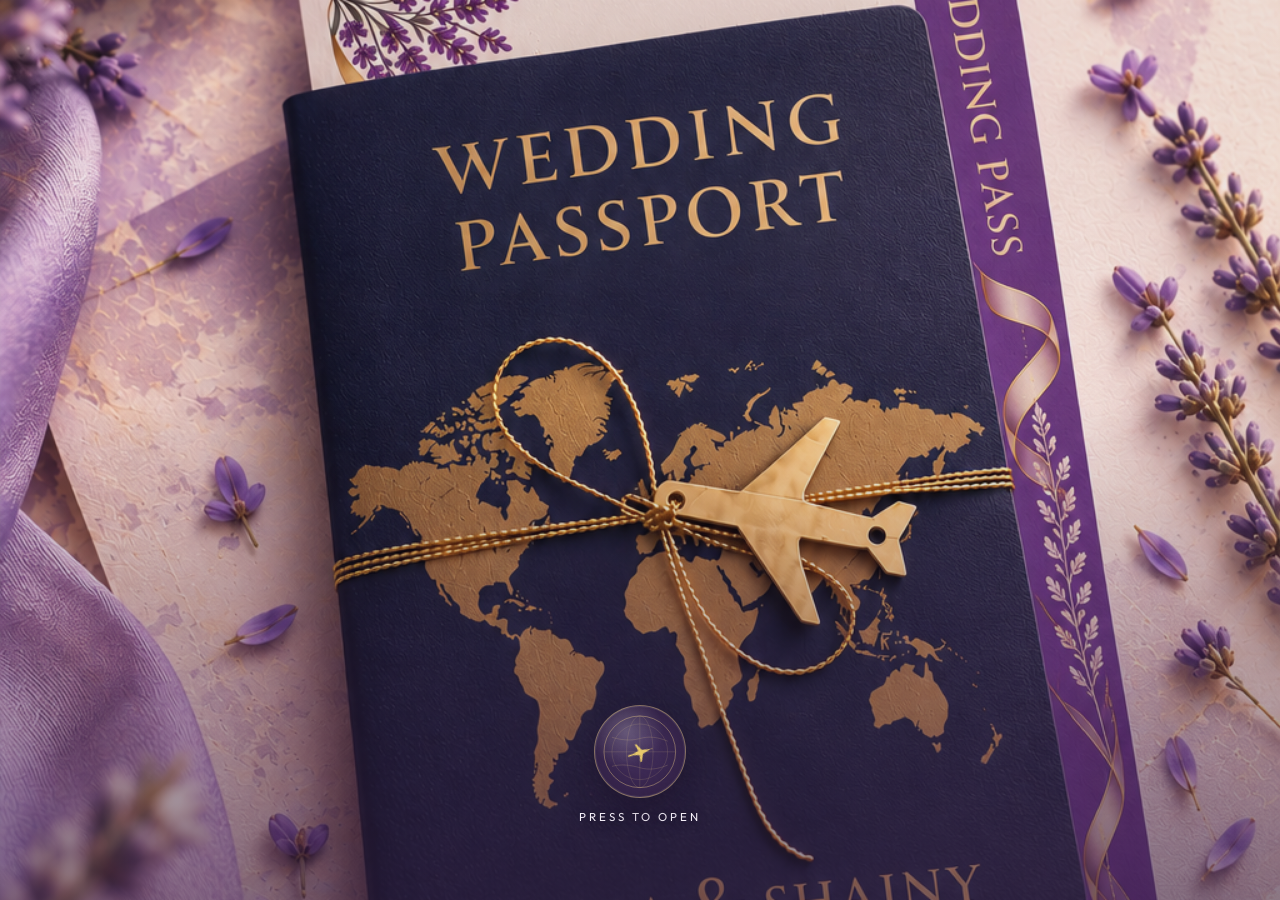
<file: index.html>
<!DOCTYPE html>
<html lang="en">
  <head>
    <meta charset="UTF-8" />
    <meta
      name="viewport"
      content="width=device-width, initial-scale=1.0, viewport-fit=cover"
    />
    <title>Udara & Shainy — Wedding Invitation</title>
    <meta
      name="description"
      content="You're invited to the wedding of Udara & Shainy. Ceremony at 3:30 PM, St. Anne's Church, Kurana. Reception at 6:30 PM, Grandeeza Hotel, Negombo."
    />
    <link rel="preconnect" href="https://fonts.googleapis.com" />
    <link rel="preconnect" href="https://fonts.gstatic.com" crossorigin />
    <link
      href="https://fonts.googleapis.com/css2?family=Cormorant+Garamond:ital,wght@0,400;0,500;0,600;1,400;1,500&family=Great+Vibes&family=Outfit:wght@300;400;500&display=swap"
      rel="stylesheet"
    />
    <link rel="stylesheet" href="styles.css" />
  </head>
  <body>
    <!-- Premium cover — only the round button / text opens -->
    <section class="cover" id="cover">
      <div class="cover-media" aria-hidden="true">
        <img
          class="cover-photo"
          src="cover.png"
          alt=""
          width="1080"
          height="1920"
          decoding="async"
          draggable="false"
        />
        <div class="cover-veil"></div>
      </div>

      <div
        class="open-btn"
        id="openBtn"
        role="button"
        tabindex="0"
        aria-label="Press to open the invitation"
      >
        <span class="open-orb" aria-hidden="true">
          <svg class="open-map" viewBox="0 0 120 120" fill="none">
            <circle cx="60" cy="60" r="54" stroke="currentColor" stroke-width="1.5" opacity="0.55" />
            <circle cx="60" cy="60" r="42" stroke="currentColor" stroke-width="0.8" opacity="0.35" />
            <ellipse cx="60" cy="60" rx="20" ry="54" stroke="currentColor" stroke-width="0.8" opacity="0.35" />
            <path d="M6 60h108M60 6v108" stroke="currentColor" stroke-width="0.8" opacity="0.35" />
            <path
              d="M18 38c12 4 28 6 42 2 14-4 28-2 42 4M18 82c14-4 28-2 42 2s28 2 42-4"
              stroke="currentColor"
              stroke-width="0.9"
              opacity="0.4"
            />
          </svg>
          <svg class="open-plane" viewBox="0 0 64 64" fill="currentColor">
            <path
              d="M62 32c0 1.1-.7 1.9-2 2.2L38 39.5 30 56h-3.8l3.5-16.2L16 36H5.2C3.4 36 2.4 35 3 33.6c.3-.7 1-1.1 2-1.1H16l13.7-3.3L26.2 13H30l8 16.2 22 5.3c1.3.3 2 1.1 2 2.5z"
            />
          </svg>
        </span>
        <span class="open-main">Press to open</span>
      </div>

      <div class="petal-burst" id="petalBurst" aria-hidden="true"></div>
    </section>

    <audio
      id="weddingMusic"
      src="wedding-music.mp3"
      loop
      preload="auto"
      playsinline
    ></audio>
    <button
      type="button"
      class="music-toggle"
      id="musicToggle"
      aria-label="Mute music"
      hidden
    >
      <span class="music-toggle-icon" aria-hidden="true">♪</span>
    </button>

    <!-- Passport invitation details -->
    <main class="invite" id="invite" hidden>
      <div class="passport" id="passport">
        <div class="passport-book">
          <div class="passport-inside-left">
            <p class="left-note">Two Hearts</p>
            <div class="crest" aria-hidden="true">✈</div>
            <p class="left-note">One journey.</p>
          </div>

          <div class="passport-page">
            <div class="romance-float" aria-hidden="true">
              <span>♥</span>
              <span>♥</span>
              <span>♥</span>
              <span>♥</span>
            </div>

            <p class="parents-line">Son of Mr. &amp; Mrs. L.D. Karunadasa</p>
            <p class="parents-join" aria-hidden="true">
              <span></span><em>&amp;</em><span></span>
            </p>
            <p class="parents-line">Daughter of Mr. &amp; Mrs. P.V.D.L. Roy</p>

            <h2 class="page-names">Udara <span>&amp;</span> Shainy</h2>

            <p class="invite-copy">
              Together with our families, we request the pleasure of your presence
            </p>

            <p class="guest-name" id="guestName">Guest</p>

            <p class="invite-copy">at our wedding ceremony.</p>

            <p class="heart-rule" aria-hidden="true">
              <span></span><i>♥</i><span></span>
            </p>

            <div class="destinations">
              <article class="destination">
                <p class="destination-label">First destination</p>
                <h3 class="destination-title">Holy Matrimony</h3>
                <div class="destination-row">
                  <span class="destination-icon" aria-hidden="true">
                    <img src="church.png" alt="" width="64" height="64" />
                  </span>
                  <div class="destination-info">
                    <p class="destination-place">St. Anne's Church, Kurana</p>
                    <p class="destination-date">December 16, 2026</p>
                    <p class="destination-time">Ceremony time: 3:30 PM</p>
                  </div>
                </div>
                <a
                  class="destination-map"
                  href="https://maps.app.goo.gl/Bbpmd7AQUQ8CguSY6"
                  target="_blank"
                  rel="noopener noreferrer"
                  >Get Direction</a
                >
              </article>

              <article class="destination">
                <p class="destination-label">Final destination</p>
                <h3 class="destination-title">Wedding Reception</h3>
                <div class="destination-row">
                  <span class="destination-icon" aria-hidden="true">
                    <svg viewBox="0 0 64 64" fill="currentColor" role="img">
                      <title>Hotel</title>
                      <!-- Building -->
                      <rect x="10" y="8" width="44" height="50" rx="2" />
                      <!-- Windows grid -->
                      <g fill="var(--paper, #f7f2fb)">
                        <rect x="16" y="14" width="7" height="7" rx="0.8" />
                        <rect x="28.5" y="14" width="7" height="7" rx="0.8" />
                        <rect x="41" y="14" width="7" height="7" rx="0.8" />
                        <rect x="16" y="26" width="7" height="7" rx="0.8" />
                        <rect x="28.5" y="26" width="7" height="7" rx="0.8" />
                        <rect x="41" y="26" width="7" height="7" rx="0.8" />
                        <rect x="16" y="38" width="7" height="7" rx="0.8" />
                        <rect x="41" y="38" width="7" height="7" rx="0.8" />
                      </g>
                      <!-- Door -->
                      <rect x="27" y="40" width="10" height="18" rx="1" fill="var(--paper, #f7f2fb)" />
                    </svg>
                  </span>
                  <div class="destination-info">
                    <p class="destination-place">Grandeeza Hotel, Negombo</p>
                    <p class="destination-date">December 16, 2026</p>
                    <p class="destination-time">Reception time: 6:30 PM</p>
                  </div>
                </div>
                <a
                  class="destination-map"
                  href="https://maps.app.goo.gl/vfWdKmS5FkgESbeeA"
                  target="_blank"
                  rel="noopener noreferrer"
                  >Get Direction</a
                >
              </article>
            </div>

            <a class="rsvp-link" href="#rsvp">RSVP</a>
          </div>
        </div>
      </div>

      <section
        class="countdown-section"
        id="countdown"
        aria-label="Countdown to the ceremony on December 16, 2026 at 3:30 PM"
      >
        <p class="countdown-date">Wednesday · December 16 · 2026</p>
        <p class="countdown-time">Ceremony begins at 3:30 PM</p>
        <div class="countdown">
          <div class="countdown-unit">
            <span id="cdDays">00</span>
            <small>Days</small>
          </div>
          <div class="countdown-unit">
            <span id="cdHours">00</span>
            <small>Hours</small>
          </div>
          <div class="countdown-unit">
            <span id="cdMinutes">00</span>
            <small>Minutes</small>
          </div>
          <div class="countdown-unit">
            <span id="cdSeconds">00</span>
            <small>Seconds</small>
          </div>
        </div>
      </section>

      <section class="rsvp-deadline" aria-label="RSVP deadline">
        <p class="rsvp-deadline-label">Please reply by</p>
        <p class="rsvp-deadline-date">November 20, 2026</p>
      </section>

      <section class="rsvp" id="rsvp">
        <p class="rsvp-eyebrow">Kindly respond</p>
        <h3 class="rsvp-title">Will you join us?</h3>
        <form class="rsvp-form" id="rsvpForm">
          <label>
            Full name
            <input type="text" name="name" required placeholder="Your name" />
          </label>
          <label>
            Response
            <select name="response" required>
              <option value="" disabled selected>Select</option>
              <option value="yes">Joyfully accepts</option>
              <option value="no">Regretfully declines</option>
            </select>
          </label>
          <label>
            Message
            <textarea name="message" rows="3" placeholder="Optional"></textarea>
          </label>
          <button type="submit">Send RSVP</button>
          <p class="rsvp-note" id="rsvpNote">
            Your reply is saved to our Google Sheet.
          </p>
          <p class="rsvp-success" id="rsvpSuccess" hidden>
            Thank you — your RSVP was received.
          </p>
        </form>
      </section>

      <section class="seating" id="seating" hidden>
        <p class="seating-eyebrow">Reception seating</p>
        <h3 class="seating-title">Your table</h3>
        <p class="seating-number" id="seatingNumber">Table —</p>
        <p class="seating-note" id="seatingNote"></p>
      </section>
    </main>

    <script src="guests.js?v=music2"></script>
    <script src="main.js?v=music2"></script>
  </body>
</html>
</file>
<file: styles.css>
:root {
  --lav-50: #f7f2fb;
  --lav-100: #ebe0f4;
  --lav-200: #d7c2e8;
  --lav-400: #a87fca;
  --lav-500: #8f63b5;
  --lav-700: #5c3d7a;
  --lav-900: #2f1d40;
  --ink: #2a1f33;
  --paper: #fbf8fd;
  --gold: #c9b07a;
  --font-script: "Great Vibes", cursive;
  --font-serif: "Cormorant Garamond", Georgia, serif;
  --font-body: "Outfit", system-ui, sans-serif;
  --safe-top: env(safe-area-inset-top, 0px);
  --safe-bottom: env(safe-area-inset-bottom, 0px);
  --safe-x: max(1rem, env(safe-area-inset-left, 0px), env(safe-area-inset-right, 0px));
}

*,
*::before,
*::after {
  box-sizing: border-box;
}

html {
  -webkit-text-size-adjust: 100%;
}

html,
body {
  margin: 0;
  min-height: 100%;
}

body {
  font-family: var(--font-body);
  color: var(--ink);
  background: linear-gradient(165deg, #f4ecf9 0%, #e3d0f0 50%, #d8bfe8 100%);
  overflow-x: hidden;
}

/* —— Cover (mobile first) —— */
.cover {
  position: fixed;
  inset: 0;
  z-index: 20;
  display: flex;
  flex-direction: column;
  justify-content: flex-end;
  align-items: center;
  padding:
    calc(1.25rem + var(--safe-top))
    var(--safe-x)
    calc(2rem + var(--safe-bottom));
  overflow: hidden;
  user-select: none;
  transition: opacity 0.75s ease, visibility 0.75s ease;
}

.cover.is-opening .cover-photo {
  transform: scale(1.06);
  filter: blur(1.5px);
}

.cover.is-opening .cover-veil {
  background: rgba(47, 29, 64, 0.35);
}

.cover.is-opening .open-btn {
  opacity: 0;
  transform: translateY(10px);
  pointer-events: none;
}

.cover.is-gone {
  opacity: 0;
  visibility: hidden;
  pointer-events: none;
}

.cover-media {
  position: absolute;
  inset: 0;
  pointer-events: none;
}

.cover-photo {
  width: 100%;
  height: 100%;
  object-fit: cover;
  object-position: center center;
  display: block;
  pointer-events: none;
  user-select: none;
  -webkit-user-drag: none;
  transition: transform 1.4s ease, filter 1.2s ease;
}

.cover-veil {
  position: absolute;
  inset: 0;
  background: linear-gradient(
    180deg,
    rgba(47, 29, 64, 0.08) 0%,
    rgba(47, 29, 64, 0.05) 45%,
    rgba(47, 29, 64, 0.55) 100%
  );
  transition: background 0.8s ease;
  pointer-events: none;
}

.open-btn {
  -webkit-appearance: none;
  appearance: none;
  margin: 0;
  border: 0;
  border-radius: 0;
  outline: none;
  box-shadow: none;
  background: transparent !important;
  background-color: transparent !important;
  background-image: none !important;
  position: relative;
  z-index: 2;
  color: #f7f2fb;
  padding: 1.25rem 1.5rem;
  display: grid;
  gap: 0.7rem;
  justify-items: center;
  align-content: center;
  font-family: var(--font-body);
  cursor: pointer;
  touch-action: manipulation;
  -webkit-tap-highlight-color: transparent;
  -webkit-touch-callout: none;
  transition: opacity 0.45s ease, transform 0.45s ease;
}

.open-btn::-moz-focus-inner {
  border: 0;
  padding: 0;
}

.open-btn:focus,
.open-btn:focus-visible,
.open-btn:active {
  outline: none;
  background: transparent !important;
  box-shadow: none;
}

.open-orb {
  position: relative;
  width: 5.8rem;
  height: 5.8rem;
  border-radius: 50%;
  display: grid;
  place-items: center;
  color: #f3e9fb;
  background:
    radial-gradient(circle at 35% 28%, rgba(255, 255, 255, 0.22), transparent 42%),
    radial-gradient(circle at 50% 50%, rgba(92, 61, 122, 0.55), rgba(47, 29, 64, 0.82));
  border: 1px solid rgba(201, 176, 122, 0.55);
  box-shadow:
    0 12px 30px rgba(20, 10, 30, 0.35),
    inset 0 0 0 1px rgba(255, 255, 255, 0.08);
  animation: orb-float 3s ease-in-out infinite;
}

.open-map {
  position: absolute;
  inset: 0.35rem;
  width: calc(100% - 0.7rem);
  height: calc(100% - 0.7rem);
  color: rgba(232, 201, 138, 0.75);
}

.open-plane {
  position: relative;
  z-index: 1;
  width: 1.7rem;
  height: 1.7rem;
  color: #e8c96a;
  filter: drop-shadow(0 2px 6px rgba(0, 0, 0, 0.35));
  transform: rotate(-18deg);
  animation: plane-nudge 2.8s ease-in-out infinite;
}

.open-main {
  font-size: 0.72rem;
  letter-spacing: 0.26em;
  text-transform: uppercase;
  color: #f7f2fb;
  text-shadow: 0 2px 10px rgba(20, 10, 30, 0.45);
}

.open-btn:active .open-orb {
  transform: scale(0.96);
}

/* Lavender petal burst */
.petal-burst {
  position: absolute;
  inset: 0;
  z-index: 3;
  pointer-events: none !important;
  overflow: hidden;
  opacity: 0;
}

.petal-burst.is-active {
  opacity: 1;
}

.petal-canvas {
  position: absolute;
  inset: 0;
  width: 100%;
  height: 100%;
  display: block;
  pointer-events: none;
}

.music-toggle {
  position: fixed;
  top: calc(0.85rem + var(--safe-top));
  right: calc(0.85rem + var(--safe-x));
  z-index: 40;
  width: 2.6rem;
  height: 2.6rem;
  border: 1px solid rgba(201, 176, 122, 0.55);
  border-radius: 50%;
  background:
    linear-gradient(160deg, rgba(255, 255, 255, 0.92), rgba(236, 224, 247, 0.95));
  color: var(--lav-800);
  box-shadow: 0 8px 22px rgba(70, 40, 100, 0.16);
  cursor: pointer;
  display: grid;
  place-items: center;
  -webkit-tap-highlight-color: transparent;
}

.music-toggle[hidden] {
  display: none;
}

.music-toggle-icon {
  font-size: 1.05rem;
  line-height: 1;
  transform: translateY(1px);
}

.music-toggle.is-muted .music-toggle-icon {
  opacity: 0.45;
  text-decoration: line-through;
}

/* —— Passport invite (mobile: single page) —— */
.invite {
  min-height: 100dvh;
  padding:
    calc(1.25rem + var(--safe-top))
    var(--safe-x)
    calc(2.5rem + var(--safe-bottom));
  display: grid;
  justify-items: center;
  align-content: start;
  gap: 1.75rem;
  animation: rise 0.9s ease both;
}

.invite[hidden] {
  display: none;
}

.passport {
  width: min(100%, 360px);
}

.passport-book {
  position: relative;
  width: 100%;
}

/* Hide decorative left panel on phones — show invitation page only */
.passport-inside-left {
  display: none;
}

.passport-page {
  position: relative;
  width: 100%;
  min-height: auto;
  border-radius: 14px;
  box-shadow: 0 18px 40px rgba(47, 29, 64, 0.22);
  background:
    linear-gradient(180deg, rgba(143, 99, 181, 0.06), transparent 28%),
    var(--paper);
  border: 1px solid rgba(168, 127, 202, 0.35);
  padding: 1.35rem 1.1rem 1.5rem;
  display: flex;
  flex-direction: column;
  align-items: center;
  text-align: center;
  overflow: hidden;
  opacity: 0;
  transform: translateY(22px) scale(0.96);
  transition:
    transform 0.95s cubic-bezier(0.22, 1, 0.36, 1),
    opacity 0.7s ease;
}

.passport.is-open .passport-page {
  opacity: 1;
  transform: translateY(0) scale(1);
}

/* Soft floating hearts when the page opens */
.romance-float {
  position: absolute;
  inset: 0;
  pointer-events: none;
  z-index: 0;
  overflow: hidden;
}

.romance-float span {
  position: absolute;
  color: rgba(168, 127, 202, 0.28);
  font-size: 0.85rem;
  opacity: 0;
}

.passport.is-open .romance-float span {
  animation: heartDrift 5.5s ease-in-out infinite;
}

.romance-float span:nth-child(1) {
  left: 12%;
  bottom: 8%;
  animation-delay: 0.2s;
}

.romance-float span:nth-child(2) {
  left: 78%;
  bottom: 18%;
  font-size: 1.1rem;
  animation-delay: 1.1s;
}

.romance-float span:nth-child(3) {
  left: 22%;
  bottom: 42%;
  font-size: 0.7rem;
  animation-delay: 2s;
}

.romance-float span:nth-child(4) {
  left: 68%;
  bottom: 55%;
  animation-delay: 2.8s;
}

.passport-page > *:not(.romance-float) {
  position: relative;
  z-index: 1;
}

/* Staggered romantic reveal of invite content */
.passport-page > .parents-line,
.passport-page > .parents-join,
.passport-page > .page-names,
.passport-page > .invite-copy,
.passport-page > .guest-name,
.passport-page > .heart-rule,
.passport-page > .destinations,
.passport-page > .rsvp-link {
  opacity: 0;
  transform: translateY(14px);
}

.passport.is-open .passport-page > .parents-line,
.passport.is-open .passport-page > .parents-join,
.passport.is-open .passport-page > .page-names,
.passport.is-open .passport-page > .invite-copy,
.passport.is-open .passport-page > .guest-name,
.passport.is-open .passport-page > .heart-rule,
.passport.is-open .passport-page > .destinations,
.passport.is-open .passport-page > .rsvp-link {
  animation: softReveal 0.85s cubic-bezier(0.22, 1, 0.36, 1) both;
}

.passport.is-open .passport-page > :nth-child(2) {
  animation-delay: 0.18s;
}

.passport.is-open .passport-page > :nth-child(3) {
  animation-delay: 0.28s;
}

.passport.is-open .passport-page > :nth-child(4) {
  animation-delay: 0.38s;
}

.passport.is-open .passport-page > .page-names {
  animation-name: nameReveal;
  animation-delay: 0.5s;
  animation-duration: 1s;
}

.passport.is-open .passport-page > :nth-child(6) {
  animation-delay: 0.68s;
}

.passport.is-open .passport-page > .guest-name {
  animation-name: guestReveal;
  animation-delay: 0.82s;
}

.passport.is-open .passport-page > :nth-child(8) {
  animation-delay: 0.95s;
}

.passport.is-open .passport-page > .heart-rule {
  animation-delay: 1.08s;
}

.passport.is-open .heart-rule i {
  display: inline-block;
  animation: heartBeat 1.2s ease 1.35s both, heartPulse 2.6s ease 2.6s infinite;
}

.passport.is-open .passport-page > .destinations {
  animation-delay: 1.22s;
}

.passport.is-open .destination:first-child {
  animation: softReveal 0.8s cubic-bezier(0.22, 1, 0.36, 1) 1.28s both;
}

.passport.is-open .destination:last-child {
  animation: softReveal 0.8s cubic-bezier(0.22, 1, 0.36, 1) 1.48s both;
}

.passport.is-open .passport-page > .rsvp-link {
  animation-delay: 1.65s;
}

/* Keep these visible by default — delayed animations on mobile Safari
   often never finish when the parent was display:none, leaving opacity:0 */
.countdown-section,
.rsvp-deadline,
.rsvp,
.seating {
  opacity: 1;
  transform: none;
}

.invite.is-revealed .countdown-section {
  animation: softReveal 0.8s cubic-bezier(0.22, 1, 0.36, 1) both;
}

.invite.is-revealed .rsvp-deadline {
  animation: softReveal 0.8s cubic-bezier(0.22, 1, 0.36, 1) 0.08s both;
}

.invite.is-revealed .rsvp {
  animation: softReveal 0.8s cubic-bezier(0.22, 1, 0.36, 1) 0.14s both;
}

.invite.is-revealed .seating:not([hidden]) {
  animation: softReveal 0.8s cubic-bezier(0.22, 1, 0.36, 1) 0.2s both;
}

.parents-line {
  margin: 0;
  font-size: 0.68rem;
  letter-spacing: 0.1em;
  text-transform: uppercase;
  line-height: 1.45;
  color: var(--lav-700);
}

.parents-join {
  margin: 0.35rem 0;
  width: 100%;
  display: grid;
  grid-template-columns: 1fr auto 1fr;
  align-items: center;
  gap: 0.55rem;
}

.parents-join span {
  height: 1px;
  background: linear-gradient(90deg, transparent, rgba(168, 127, 202, 0.55), transparent);
}

.parents-join em {
  font-style: normal;
  font-family: var(--font-script);
  font-size: 1.15rem;
  color: var(--lav-400);
}

.page-names {
  margin: 0.85rem 0 0.65rem;
  font-family: var(--font-serif);
  font-size: clamp(1.75rem, 7.5vw, 2.2rem);
  font-weight: 600;
  color: var(--lav-900);
  line-height: 1.1;
  text-transform: uppercase;
  letter-spacing: 0.04em;
}

.page-names span {
  font-family: var(--font-script);
  font-weight: 400;
  color: var(--lav-400);
  text-transform: none;
  letter-spacing: 0;
}

.invite-copy {
  margin: 0;
  max-width: 18rem;
  font-family: var(--font-serif);
  font-style: italic;
  font-size: 0.98rem;
  line-height: 1.45;
  color: var(--lav-700);
}

.guest-name {
  margin: 0.75rem 0;
  font-family: var(--font-serif);
  font-size: clamp(1.25rem, 5.5vw, 1.55rem);
  font-weight: 600;
  color: var(--lav-900);
  letter-spacing: 0.03em;
}

.heart-rule {
  margin: 0.85rem 0 1rem;
  width: 100%;
  display: grid;
  grid-template-columns: 1fr auto 1fr;
  align-items: center;
  gap: 0.55rem;
}

.heart-rule span {
  height: 1px;
  background: linear-gradient(90deg, transparent, rgba(201, 176, 122, 0.7), transparent);
}

.heart-rule i {
  font-style: normal;
  color: var(--lav-400);
  font-size: 0.95rem;
}

.destinations {
  width: 100%;
  display: grid;
  gap: 0;
  margin: 0.15rem 0 0.5rem;
}

.destination {
  display: grid;
  justify-items: center;
  gap: 0.18rem;
  padding: 0.75rem 0 0.9rem;
  border-bottom: 1px solid rgba(168, 127, 202, 0.25);
}

.destination:last-child {
  border-bottom: none;
  padding-bottom: 0.35rem;
}

.destination-label {
  margin: 0 0 0.2rem;
  font-size: 0.62rem;
  letter-spacing: 0.16em;
  text-transform: uppercase;
  color: var(--lav-500);
}

.destination-title {
  margin: 0;
  font-family: var(--font-script);
  font-size: clamp(1.7rem, 7vw, 2rem);
  font-weight: 400;
  color: var(--lav-900);
  line-height: 1.1;
}

.destination-row {
  display: flex;
  flex-direction: column;
  align-items: center;
  gap: 0.55rem;
  width: 100%;
  margin-top: 0.45rem;
  text-align: center;
}

.destination-icon {
  width: 2.85rem;
  height: 2.85rem;
  color: var(--lav-800, #5c3d7a);
  flex-shrink: 0;
}

.destination-icon svg,
.destination-icon img {
  display: block;
  width: 100%;
  height: 100%;
  object-fit: contain;
}

.destination-info {
  display: grid;
  gap: 0.18rem;
  width: 100%;
  justify-items: center;
  text-align: center;
}

.destination-place,
.destination-date,
.destination-time {
  margin: 0;
  font-family: var(--font-serif);
  color: var(--lav-900);
  line-height: 1.35;
  text-align: center;
}

.destination-place {
  font-size: 1.05rem;
  font-weight: 500;
}

.destination-date {
  font-size: 0.98rem;
  font-weight: 500;
  color: var(--lav-800, #5c3d7a);
}

.destination-time {
  font-size: 0.98rem;
  font-style: italic;
  color: var(--lav-700);
}

.countdown-section {
  width: min(100%, 380px);
  margin: 0.35rem auto 0.75rem;
  padding: 1.1rem 0.75rem 0.85rem;
  text-align: center;
}

.countdown-date {
  margin: 0;
  font-family: var(--font-serif);
  font-size: clamp(1.05rem, 4.2vw, 1.2rem);
  font-weight: 500;
  color: var(--lav-900);
  letter-spacing: 0.04em;
}

.countdown-time {
  margin: 0.35rem 0 0.95rem;
  font-family: var(--font-serif);
  font-style: italic;
  font-size: 0.95rem;
  color: var(--lav-700);
}

.countdown {
  width: 100%;
  display: grid;
  grid-template-columns: repeat(4, minmax(0, 1fr));
  gap: 0.35rem;
}

.countdown-unit {
  display: grid;
  justify-items: center;
  gap: 0.35rem;
  padding: 0.65rem 0.2rem 0.55rem;
  border-radius: 10px;
  background: rgba(255, 255, 255, 0.45);
  border: 1px solid rgba(168, 127, 202, 0.28);
}

.countdown-unit span {
  font-family: var(--font-serif);
  font-size: clamp(1.55rem, 7vw, 2rem);
  font-weight: 600;
  color: var(--lav-900);
  line-height: 1;
  font-variant-numeric: tabular-nums;
}

.countdown-unit small {
  font-size: 0.62rem;
  letter-spacing: 0.14em;
  text-transform: uppercase;
  color: var(--lav-500);
}

.destination-map {
  margin-top: 0.45rem;
  color: var(--lav-700);
  font-size: 0.72rem;
  letter-spacing: 0.08em;
  text-transform: uppercase;
  text-decoration: none;
  border-bottom: 1px solid rgba(92, 61, 122, 0.35);
  -webkit-tap-highlight-color: transparent;
}

.destination-map:hover,
.destination-map:focus-visible {
  color: var(--lav-900);
  border-bottom-color: rgba(92, 61, 122, 0.7);
}

.page-note {
  margin: 1rem 0 0.9rem;
  font-family: var(--font-serif);
  font-style: italic;
  font-size: 0.98rem;
  color: var(--lav-700);
}

.rsvp-link {
  margin-top: auto;
  color: var(--lav-700);
  text-decoration: none;
  font-size: 0.75rem;
  letter-spacing: 0.14em;
  text-transform: uppercase;
  border-bottom: 1px solid rgba(92, 61, 122, 0.35);
  padding: 0.35rem 0.1rem;
  -webkit-tap-highlight-color: transparent;
}

/* —— RSVP deadline (highlighted) —— */
.rsvp-deadline {
  width: min(100%, 380px);
  margin: 0.25rem auto 0;
  padding: 1.15rem 1rem 1.05rem;
  text-align: center;
  border: 1.5px solid rgba(201, 176, 122, 0.75);
  border-radius: 12px;
  background:
    linear-gradient(180deg, rgba(201, 176, 122, 0.18), rgba(255, 255, 255, 0.55)),
    rgba(247, 242, 251, 0.9);
  box-shadow: 0 10px 28px rgba(47, 29, 64, 0.1);
}

.rsvp-deadline-label {
  margin: 0;
  font-size: 0.68rem;
  letter-spacing: 0.22em;
  text-transform: uppercase;
  color: var(--lav-700);
}

.rsvp-deadline-date {
  margin: 0.4rem 0 0.35rem;
  font-family: var(--font-serif);
  font-size: clamp(1.45rem, 6vw, 1.75rem);
  font-weight: 600;
  letter-spacing: 0.04em;
  color: var(--lav-900);
  line-height: 1.15;
}

/* —— RSVP form —— */
.rsvp {
  width: min(100%, 380px);
  text-align: center;
  padding: 0.25rem 0 1rem;
}

.rsvp-eyebrow {
  margin: 0;
  font-size: 0.68rem;
  letter-spacing: 0.2em;
  text-transform: uppercase;
  color: var(--lav-500);
}

.rsvp-title {
  margin: 0.35rem 0 1.1rem;
  font-family: var(--font-script);
  font-size: clamp(2rem, 8vw, 2.4rem);
  font-weight: 400;
  color: var(--lav-900);
}

/* —— Seating / table map —— */
.seating {
  width: min(100%, 420px);
  text-align: center;
  padding: 0.5rem 0 1.5rem;
}

.seating[hidden] {
  display: none;
}

.seating-eyebrow {
  margin: 0;
  font-size: 0.68rem;
  letter-spacing: 0.2em;
  text-transform: uppercase;
  color: var(--lav-500);
}

.seating-title {
  margin: 0.35rem 0 0.4rem;
  font-family: var(--font-script);
  font-size: clamp(1.9rem, 7vw, 2.3rem);
  font-weight: 400;
  color: var(--lav-900);
}

.seating-number {
  margin: 0.55rem auto 0.25rem;
  width: fit-content;
  min-width: 7.5rem;
  padding: 0.85rem 1.25rem;
  border-radius: 999px;
  border: 1.5px solid rgba(201, 176, 122, 0.75);
  background:
    linear-gradient(180deg, rgba(255, 255, 255, 0.85), rgba(243, 233, 251, 0.95));
  font-family: var(--font-serif);
  font-size: clamp(1.45rem, 6vw, 1.85rem);
  font-weight: 600;
  letter-spacing: 0.04em;
  color: var(--lav-900);
}

.seating-note {
  margin: 0.35rem 0 0;
  font-family: var(--font-serif);
  font-style: italic;
  font-size: 0.95rem;
  color: var(--lav-700);
}

.seating.is-locked .seating-number {
  border-color: rgba(168, 127, 202, 0.35);
  color: var(--lav-500);
  font-size: clamp(1.15rem, 5vw, 1.35rem);
}

.rsvp-form {
  display: grid;
  gap: 0.8rem;
  text-align: left;
}

.rsvp-form label {
  display: grid;
  gap: 0.35rem;
  font-size: 0.68rem;
  letter-spacing: 0.1em;
  text-transform: uppercase;
  color: var(--lav-700);
}

.rsvp-form input,
.rsvp-form select,
.rsvp-form textarea {
  width: 100%;
  max-width: 100%;
  padding: 0.85rem 0.9rem;
  border: 1px solid rgba(168, 127, 202, 0.35);
  border-radius: 0;
  background: rgba(255, 255, 255, 0.8);
  font-family: var(--font-body);
  font-size: 16px; /* prevents iOS zoom on focus */
  color: var(--ink);
  -webkit-appearance: none;
  appearance: none;
}

.rsvp-form button {
  appearance: none;
  border: 0;
  margin-top: 0.25rem;
  min-height: 3rem;
  padding: 0.95rem 1rem;
  background: var(--lav-700);
  color: #f7f2fb;
  font-family: var(--font-body);
  font-size: 0.78rem;
  letter-spacing: 0.14em;
  text-transform: uppercase;
  cursor: pointer;
  -webkit-tap-highlight-color: transparent;
}

.rsvp-form button:active {
  background: var(--lav-900);
}

.rsvp-note,
.rsvp-success {
  margin: 0.35rem 0 0;
  text-align: center;
  font-size: 0.85rem;
  color: var(--lav-700);
}

.rsvp-success {
  font-family: var(--font-serif);
  font-size: 1.1rem;
  color: var(--lav-900);
}

@keyframes rise {
  from {
    opacity: 0;
    transform: translateY(18px);
  }
  to {
    opacity: 1;
    transform: translateY(0);
  }
}

@keyframes softReveal {
  from {
    opacity: 0;
    transform: translateY(14px);
  }
  to {
    opacity: 1;
    transform: translateY(0);
  }
}

@keyframes nameReveal {
  from {
    opacity: 0;
    transform: translateY(18px) scale(0.94);
    letter-spacing: 0.14em;
  }
  to {
    opacity: 1;
    transform: translateY(0) scale(1);
    letter-spacing: 0.04em;
  }
}

@keyframes guestReveal {
  from {
    opacity: 0;
    transform: translateY(12px) scale(0.97);
    filter: blur(2px);
  }
  to {
    opacity: 1;
    transform: translateY(0) scale(1);
    filter: blur(0);
  }
}

@keyframes heartBeat {
  0% {
    opacity: 0;
    transform: scale(0.5);
  }
  45% {
    opacity: 1;
    transform: scale(1.25);
  }
  70% {
    transform: scale(0.92);
  }
  100% {
    opacity: 1;
    transform: scale(1);
  }
}

@keyframes heartPulse {
  0%,
  100% {
    transform: scale(1);
  }
  50% {
    transform: scale(1.12);
  }
}

@keyframes heartDrift {
  0% {
    opacity: 0;
    transform: translateY(0) scale(0.8);
  }
  15% {
    opacity: 0.7;
  }
  100% {
    opacity: 0;
    transform: translateY(-120px) scale(1.15);
  }
}

@keyframes pulse {
  0%,
  100% {
    box-shadow: 0 0 0 0 rgba(255, 255, 255, 0.15);
  }
  50% {
    box-shadow: 0 0 0 10px rgba(255, 255, 255, 0);
  }
}

@keyframes orb-float {
  0%,
  100% {
    transform: translateY(0);
  }
  50% {
    transform: translateY(-5px);
  }
}

@keyframes plane-nudge {
  0%,
  100% {
    transform: rotate(-18deg) translate(0, 0);
  }
  50% {
    transform: rotate(-12deg) translate(2px, -2px);
  }
}

/* Tablet / desktop: open passport spread */
@media (min-width: 720px) {
  .cover {
    padding-bottom: calc(3.5rem + var(--safe-bottom));
  }

  .open-btn:hover .open-orb {
    border-color: rgba(232, 201, 138, 0.85);
  }

  .invite {
    padding-top: 2.5rem;
    gap: 2rem;
  }

  .passport {
    width: min(92vw, 780px);
  }

  .passport-book {
    display: grid;
    grid-template-columns: minmax(220px, 0.85fr) minmax(0, 1.15fr);
    align-items: stretch;
    /* Grow with content — fixed aspect-ratio caused overflow on desktop */
    min-height: 0;
  }

  .passport-inside-left {
    display: grid;
    place-content: center;
    gap: 0.4rem;
    text-align: center;
    padding: 1.5rem;
    color: #f3e9fb;
    background: linear-gradient(160deg, #6e4a8f, #3d2756);
    border: 1px solid rgba(201, 176, 122, 0.3);
    border-radius: 14px 0 0 14px;
    box-shadow: 0 28px 60px rgba(47, 29, 64, 0.28);
    opacity: 0;
    transform: translateX(-8%);
    transition: opacity 0.6s ease 0.25s, transform 0.6s ease 0.25s;
  }

  .passport.is-open .passport-inside-left {
    opacity: 1;
    transform: translateX(0);
  }

  .stamp-label {
    margin: 0;
    font-size: 0.68rem;
    letter-spacing: 0.28em;
    text-transform: uppercase;
    color: var(--gold);
  }

  .mono {
    margin: 0;
    letter-spacing: 0.2em;
    font-size: 0.85rem;
  }

  .crest {
    font-size: 2rem;
    color: var(--gold);
    margin: 0.5rem 0;
  }

  .left-note {
    margin: 0;
    font-family: var(--font-script);
    font-size: 1.6rem;
  }

  .passport-page {
    height: auto;
    min-height: 100%;
    border-radius: 0 14px 14px 0;
    padding: 1.35rem 1.35rem 1.5rem;
    box-shadow: 0 28px 60px rgba(47, 29, 64, 0.28);
    overflow: visible;
  }

  .page-names {
    font-size: clamp(1.55rem, 2.4vw, 1.95rem);
    margin: 0.65rem 0 0.5rem;
  }

  .destination-title {
    font-size: clamp(1.35rem, 2vw, 1.65rem);
  }

  .destination {
    padding: 0.55rem 0 0.7rem;
  }

  .destination-row {
    margin-top: 0.3rem;
    gap: 0.4rem;
  }

  .countdown-section {
    width: min(100%, 440px);
    position: relative;
    z-index: 1;
    clear: both;
  }

  .rsvp-form button:hover {
    background: var(--lav-900);
  }
}

@media (prefers-reduced-motion: reduce) {
  .cover,
  .cover-photo,
  .open-btn,
  .invite,
  .passport-page,
  .passport-inside-left,
  .romance-float span,
  .passport-page > *,
  .destination,
  .countdown-section,
  .rsvp-deadline,
  .rsvp,
  .seating,
  .heart-rule i {
    animation: none !important;
    transition: none !important;
  }

  .passport-page > .parents-line,
  .passport-page > .parents-join,
  .passport-page > .page-names,
  .passport-page > .invite-copy,
  .passport-page > .guest-name,
  .passport-page > .heart-rule,
  .passport-page > .destinations,
  .passport-page > .rsvp-link,
  .countdown-section,
  .rsvp-deadline,
  .rsvp,
  .seating {
    opacity: 1;
    transform: none;
    filter: none;
  }
}
</file>
